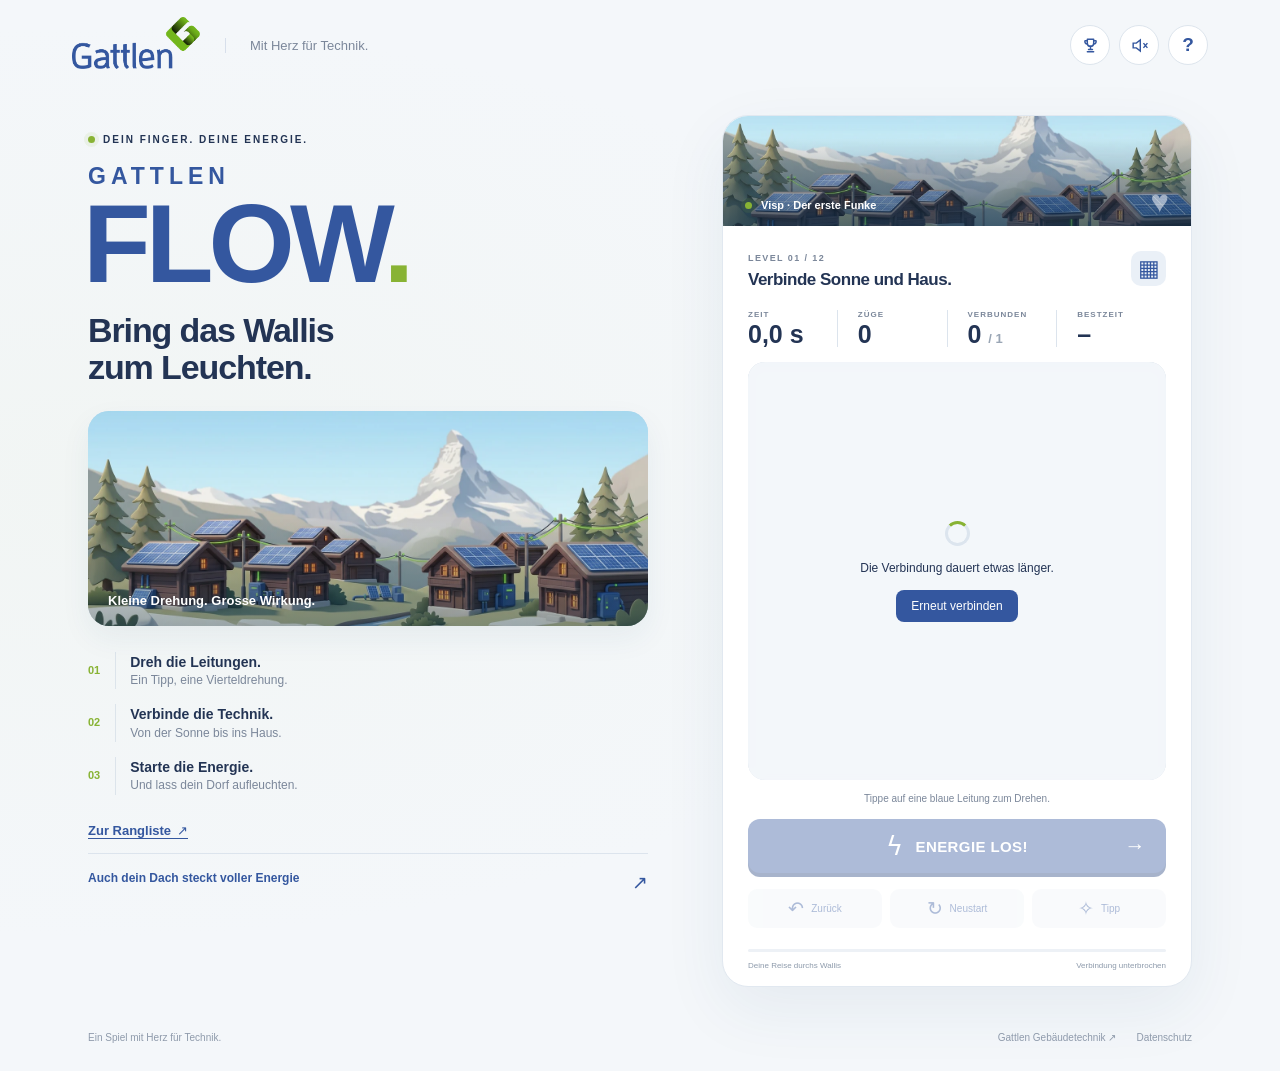
<file: index.html>
<!doctype html>
<html lang="de-CH">
<head>
<meta charset="utf-8"><meta name="viewport" content="width=device-width, initial-scale=1, viewport-fit=cover">
<title>Gattlen Flow</title>
<meta name="description" content="Bring das Wallis zum Leuchten: Verbinde Solar, Speicher und Gebäudetechnik im mobilen Puzzle Gattlen Flow. 12 Levels und eine Rangliste: Wer schafft es am schnellsten?">
<meta name="theme-color" content="#34579F"><meta name="robots" content="index,follow,max-image-preview:large">
<link rel="canonical" href="https://gattlen-flow.higgsfield.app">
<meta property="og:title" content="Gattlen Flow"><meta property="og:description" content="Dein Finger. Deine Energie. Bring das Wallis zum Leuchten und fordere deine Freunde heraus.">
<meta property="og:type" content="website"><meta property="og:locale" content="de_CH"><meta property="og:site_name" content="Gattlen Flow">
<meta property="og:url" content="https://gattlen-flow.higgsfield.app"><meta property="og:image" content="https://d2ol7oe51mr4n9.cloudfront.net/user_3JjDpOAFtnbtpW0lE7YJ0GDDCcc/3c02002b-294d-4700-851f-0b177a5d4313.png">
<meta name="twitter:card" content="summary_large_image"><meta name="twitter:image" content="https://d2ol7oe51mr4n9.cloudfront.net/user_3JjDpOAFtnbtpW0lE7YJ0GDDCcc/1ddcc6c5-9048-4fb6-923b-4f98db7cd8fd.png">
<link rel="icon" href="favicon.ico"><link rel="apple-touch-icon" href="apple-touch-icon.png"><link rel="manifest" href="site.webmanifest">
<link rel="preload" as="image" href="assets/panorama.webp"><link rel="stylesheet" href="style.css">
<script type="application/ld+json">{"@context":"https://schema.org","@type":"VideoGame","name":"Gattlen Flow","url":"https://gattlen-flow.higgsfield.app","description":"Ein mobiles Energie-Puzzle mit Gebäudetechnik aus dem Wallis.","inLanguage":"de-CH","gamePlatform":"Web browser","playMode":"SinglePlayer","genre":"Puzzle","isAccessibleForFree":true,"image":"https://d2ol7oe51mr4n9.cloudfront.net/user_3JjDpOAFtnbtpW0lE7YJ0GDDCcc/3c02002b-294d-4700-851f-0b177a5d4313.png"}</script>
</head>
<body>
<header class="topbar">
<a href="https://www.gattlen.ch/" target="_blank" rel="noopener" class="brand" aria-label="Gattlen Gebäudetechnik Website"><img src="assets/gattlen-logo.png" alt="Gattlen" width="128" height="54"></a>
<span class="brandline">Mit Herz für Technik.</span>
<div class="topactions"><button class="round" data-board aria-label="Rangliste" title="Rangliste"><svg viewBox="0 0 24 24" fill="none" stroke="currentColor" stroke-width="1.8" stroke-linecap="round" stroke-linejoin="round" aria-hidden="true"><path d="M8 4h8v5a4 4 0 0 1-8 0z"/><path d="M8 6H5a3 3 0 0 0 3 4M16 6h3a3 3 0 0 1-3 4M12 13v4M8 20h8M9.5 17h5"/></svg></button><button id="sound" class="round" aria-label="Ton einschalten" title="Ton einschalten"></button><button id="help" class="round" aria-label="Spielanleitung und Einstellungen" title="So funktioniert's">?</button></div>
</header>
<main class="layout">
<section class="intro" aria-labelledby="title">
<div class="eyebrow"><span></span> DEIN FINGER. DEINE ENERGIE.</div>
<h1 id="title">GATTLEN <em>FLOW<span class="flowdot">.</span></em></h1>
<p class="tagline">Bring das Wallis<br>zum Leuchten.</p>
<div class="world"><img src="assets/panorama.webp" alt="Illustriertes Walliser Dorf mit Solardächern vor den Bergen" width="1024" height="576"><span class="worldcaption">Kleine Drehung. Grosse Wirkung.</span></div>
<div class="instructions"><div><b>01</b><span><strong>Dreh die Leitungen.</strong> Ein Tipp, eine Vierteldrehung.</span></div><div><b>02</b><span><strong>Verbinde die Technik.</strong> Von der Sonne bis ins Haus.</span></div><div><b>03</b><span><strong>Starte die Energie.</strong> Und lass dein Dorf aufleuchten.</span></div></div>
<button class="boardlink" type="button" data-board>Zur Rangliste <span>↗</span></button><a class="solarlink" href="https://www.gattlen.ch/leistungen/solar" target="_blank" rel="noopener">Auch dein Dach steckt voller Energie <span>↗</span></a>
</section>
<section class="gamepanel" aria-label="Gattlen Flow Spielfeld">
<div class="scene"><img src="assets/panorama.webp" alt="" width="1024" height="576"><div class="sceneoverlay"></div><span class="scenechip"><span class="live-dot"></span><span id="location">Visp · Der erste Funke</span></span><span class="sceneheart" aria-hidden="true">♥</span></div>
<div class="gameinner">
<div class="levelrow"><div><span class="label" id="level-caption">LEVEL 01 / 12</span><h2 id="goal">Verbinde Sonne und Haus.</h2></div><button id="levels" class="mapbutton" aria-label="Level auswählen">▦</button></div>
<div class="stats"><div><span class="label">ZEIT</span><strong id="time">0,0 s</strong></div><div><span class="label">ZÜGE</span><strong id="moves">0</strong></div><div><span class="label">VERBUNDEN</span><strong id="connected">0 <small>/ 1</small></strong></div><div><span class="label">BESTZEIT</span><strong id="record">–</strong></div></div>
<p id="challenge-target" class="challenge-target" hidden></p>
<div class="boardwrap"><div id="board" class="board" role="group" aria-label="5 mal 5 Energienetz. Tippe eine blaue Leitung zum Drehen."></div><div class="boardloading" id="loading"><span class="loadingring"></span><span id="loading-text">Dein Energienetz wird geladen …</span><button id="reconnect" hidden>Erneut verbinden</button></div></div>
<div class="feedback" id="feedback" role="status" aria-live="polite">Tippe auf eine blaue Leitung zum Drehen.</div>
<button class="powerbutton" id="power" disabled><span class="powericon">ϟ</span> <span>ENERGIE LOS!</span><span class="arrow">→</span></button>
<div class="tools"><button id="undo" disabled>↶ <span>Zurück</span></button><button id="restart" disabled>↻ <span>Neustart</span></button><button id="hint" disabled>✧ <span>Tipp</span></button></div>
<div class="progressbar" aria-label="Fortschritt"><div id="progress"></div></div>
<div class="panelbottom"><span id="progress-text">Deine Reise durchs Wallis</span><span id="connection"><i></i> Verbinden …</span></div>
</div>
</section>
</main>
<footer><span>Ein Spiel mit Herz für Technik.</span><div><a href="https://www.gattlen.ch/" target="_blank" rel="noopener">Gattlen Gebäudetechnik ↗</a><a href="https://www.gattlen.ch/datenschutz" target="_blank" rel="noopener">Datenschutz</a></div></footer>
<dialog id="help-dialog"><button class="dialogclose" data-close aria-label="Schliessen">×</button><span class="dialogkicker">SO KOMMST DU IN DEN FLOW</span><h2>Eine Drehung<br>kann alles ändern.</h2><div class="helprules"><p><b>01</b><span>Tippe eine blaue Leitung. Sie dreht sich um 90°. Solardach und Häuser bleiben fest.</span></p><p><b>02</b><span>Verbinde alle Häuser und Technik-Bausteine mit der Sonne. Grüne Leitungen zeigen, wo schon Energie ankommt.</span></p><p><b>03</b><span>Schliesse alle offenen Enden im grünen Netz. Tippe dann auf «Energie los!».</span></p></div><p class="helpnote">Die Zeit läuft ab dem Start des Levels. Wer am schnellsten ist, steht zuoberst in der Rangliste. Wenige Züge bringen mehr Sterne. Ein Tipp richtet einen Baustein aus und kostet Punkte und 10 Sekunden. Zurück nimmt die letzte Drehung zurück; die Züge bleiben gezählt.</p><div class="settings"><label><input type="checkbox" id="reduced"> Weniger Bewegung</label><label><input type="checkbox" id="contrast"> Mehr Kontrast</label><label><input type="checkbox" id="large-text"> Grössere Schrift</label></div><p class="keyboardnote">Tastatur: Tab zum Baustein, Enter oder Leertaste zum Drehen.</p><button class="primary" data-close>Alles klar. Los geht's!</button></dialog>
<dialog id="levels-dialog"><button class="dialogclose" data-close aria-label="Schliessen">×</button><span class="dialogkicker">DEINE REISE DURCHS WALLIS</span><h2>Von einem Funken<br>zum ganzen Dorf.</h2><div id="level-grid" class="level-grid"></div></dialog>
<dialog id="win-dialog"><button class="dialogclose" data-close aria-label="Schliessen">×</button><div class="winbadge" aria-hidden="true">ϟ</div><span class="dialogkicker" id="win-kicker">MIT HERZ VERBUNDEN</span><h2 id="win-title">Das Wallis<br>leuchtet!</h2><div class="stars" id="stars" aria-label="Sterne"></div><p id="win-description"></p><div class="resultstats"><div><strong id="result-score">0</strong><span>PUNKTE</span></div><div><strong id="result-moves">0</strong><span>ZÜGE</span></div><div><strong id="result-time">–</strong><span>ZEIT</span></div></div><button class="primary" id="next">Nächstes Level →</button><button class="secondary boardbutton" id="win-board" type="button" data-board>Zeit in die Rangliste eintragen ↗</button><button class="secondary" id="share">Freunde herausfordern ↗</button><a class="winlink" href="https://www.gattlen.ch/leistungen/solar" target="_blank" rel="noopener">Jetzt dein echtes Dach entdecken ↗</a><p id="share-status" role="status"></p><input id="share-fallback" readonly hidden aria-label="Challenge-Link zum Kopieren"></dialog>
<dialog id="board-dialog" class="board-dialog" aria-labelledby="board-title"><button class="dialogclose" data-close aria-label="Schliessen">×</button><span class="dialogkicker">GATTLEN FLOW · WER IST AM SCHNELLSTEN?</span><h2 id="board-title">Rangliste.</h2><div id="board-score-box" class="board-score"><span id="board-score-label">DEINE ZEIT</span><strong id="board-score">0,0 s</strong><small id="board-score-moves"></small></div><div id="board-entry"><p>Trag dich ein und sieh, wo du stehst.</p><form id="board-form" class="board-form"><label for="board-name">Name</label><input id="board-name" name="name" type="text" autocomplete="nickname" maxlength="24" required><label for="board-email">E-Mail-Adresse</label><input id="board-email" name="email" type="email" autocomplete="email" maxlength="254" required><small>Deine E-Mail-Adresse wird nie angezeigt.</small><label class="board-consent"><input id="board-consent" type="checkbox" required><span>Ich bin einverstanden, dass Schnyder Werbung AG meinen Namen, meine E-Mail-Adresse und meine Zeiten für die Rangliste speichert. <a href="https://schnyder-werbung.ch/datenschutz" target="_blank" rel="noopener noreferrer">Datenschutz</a></span></label><button id="board-submit" class="primary" type="submit">Eintragen ↗</button></form><button id="board-view-only" class="board-view-only" type="button">Nur Rangliste ansehen ↗</button></div><div id="board-levels" class="board-levels" role="group" aria-label="Level wählen" hidden></div><div id="board-view" hidden><p id="board-level-title" class="board-level-title"></p><p id="board-rank" class="board-rank-note" hidden></p><ol id="board-list" class="board-list" aria-live="polite"></ol><p class="board-rule">Pro Level zählt deine schnellste Zeit. Jeder Tipp kostet 10 Sekunden. Bei gleicher Zeit gewinnt, wer weniger Züge braucht.</p></div><p id="board-message" class="board-message" role="status" hidden></p><button id="board-again" class="secondary" type="button">Weiterspielen →</button></dialog>
<div id="toast" role="status" aria-live="polite"></div>
<aside id="debug" hidden></aside><noscript><p>Bitte aktiviere JavaScript, um Gattlen Flow zu spielen.</p></noscript>
<script type="module" src="client.js"></script>
</body></html>
</file>
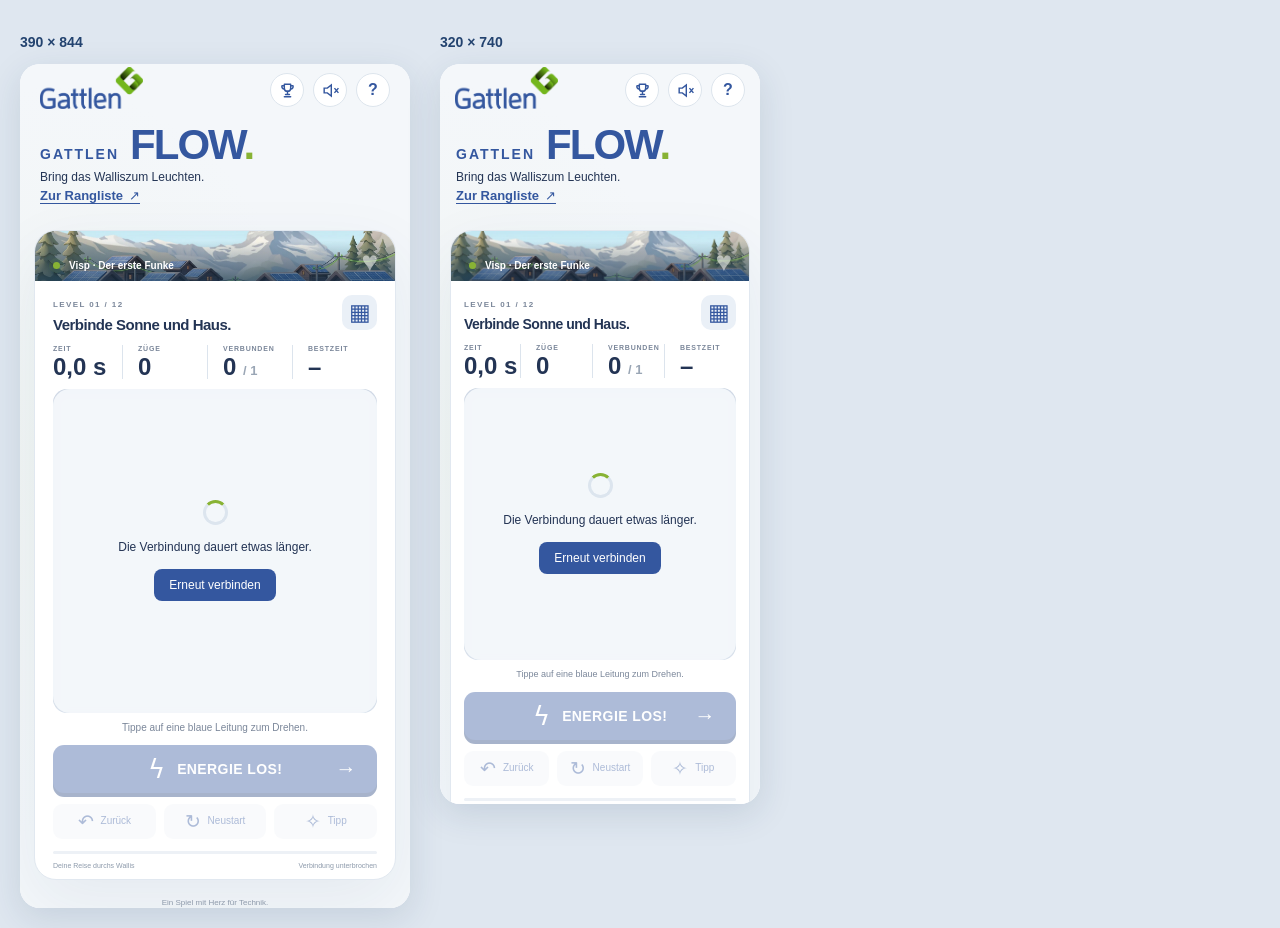
<file: responsive-check.html>
<!doctype html><html lang="de"><head><meta charset="utf-8"><meta name="robots" content="noindex,nofollow"><title>Gattlen Flow – Ansichtsprüfung</title><style>body{margin:0;padding:20px;background:#dfe7f0;font:14px Arial;color:#23436f}main{display:flex;gap:30px;align-items:flex-start}section>p{font-weight:bold}iframe{display:block;border:0;background:#fff;border-radius:20px;box-shadow:0 10px 35px #18375920}</style></head><body><main><section><p>390 × 844</p><iframe title="Smartphone 390 Pixel" src="/?room=flow-responsive-review" width="390" height="844"></iframe></section><section><p>320 × 740</p><iframe title="Smartphone 320 Pixel" src="/?room=flow-responsive-review" width="320" height="740"></iframe></section></main></body></html>
</file>
<file: style.css>
:root{--blue:#34579f;--deep:#193968;--green:#88b334;--ink:#233454;--paper:#fbfbfb;--muted:#7b879a;--soft:#eaf0f7;--line:#dce4ed;--shadow:0 22px 65px #23457812;font-family:"Trebuchet MS","Avenir Next",Arial,sans-serif;color:var(--ink);background:#f4f7fa;font-synthesis:none}*{box-sizing:border-box}body{margin:0;background:radial-gradient(ellipse at 8% 45%,#e6edd830,transparent 55%),#f4f7fa}button,a,input{-webkit-tap-highlight-color:transparent}button,input{font:inherit}button{cursor:pointer}button:disabled{cursor:default}a{color:inherit;text-decoration:none}button:focus-visible,a:focus-visible,input:focus-visible{outline:3px solid #548ad2;outline-offset:4px}button{touch-action:manipulation}button:disabled:not(.tile){opacity:.4}button{border:0}dialog{border:0;border-radius:25px;padding:36px;max-width:450px;width:calc(100% - 30px);color:var(--ink);box-shadow:0 30px 100px #162a5544}dialog::backdrop{background:#1830588c;backdrop-filter:blur(6px)}dialog h2{font-size:31px;line-height:1.08;margin:12px 0 22px;letter-spacing:-1px}.topbar{height:90px;max-width:1200px;margin:auto;display:flex;align-items:center;gap:25px;padding:0 32px}.brand img{width:128px;height:54px;object-fit:contain}.brandline{font-size:13px;color:var(--muted);border-left:1px solid #d7dfeb;padding-left:24px}.topactions{margin-left:auto;display:flex;gap:9px}.round{height:40px;width:40px;display:grid;place-items:center;border:1px solid #dde5ed;background:#fff;border-radius:50%;font-size:19px;font-weight:700;color:var(--blue)}.round svg{width:19px;height:19px}.layout{max-width:1160px;margin:25px auto 45px;padding:0 28px;display:grid;grid-template-columns:1fr 470px;gap:74px;align-items:start}.intro{padding-top:19px}.eyebrow{font-size:10px;letter-spacing:2px;font-weight:800;display:flex;align-items:center;gap:8px;margin-bottom:20px}.eyebrow>span,.live-dot{display:inline-block;width:7px;height:7px;border-radius:50%;background:var(--green);box-shadow:0 0 0 4px #88b33418}.intro h1{font-size:23px;letter-spacing:5px;line-height:1;margin:0;color:var(--blue)}.intro h1 em{font-size:111px;font-weight:900;letter-spacing:-5px;line-height:1.02;display:block;font-style:normal;margin-left:-5px}.flowdot{color:var(--green)}.tagline{font-size:34px;font-weight:700;line-height:1.08;letter-spacing:-1.1px;margin:11px 0 25px}.world{height:215px;border-radius:21px;overflow:hidden;position:relative;background:#c4dcec;box-shadow:0 12px 30px #224e7510}.world img{width:100%;height:100%;object-fit:cover;object-position:center 65%}.world:after{content:"";position:absolute;inset:50% 0 0;background:linear-gradient(transparent,#12395665)}.worldcaption{position:absolute;bottom:18px;left:20px;color:white;font-size:13px;font-weight:bold;z-index:1}.instructions{display:grid;gap:15px;margin:26px 0}.instructions>div{display:flex;align-items:center;gap:14px;font-size:12px;line-height:1.45;color:var(--muted)}.instructions strong{display:block;color:var(--ink);font-size:14px}.instructions b{font-size:11px;color:var(--green);align-self:stretch;display:flex;align-items:center;border-right:1px solid #dce4eb;padding-right:15px}.solarlink{font-size:12px;font-weight:bold;color:var(--blue);display:flex;justify-content:space-between;padding:17px 0;border-top:1px solid var(--line)}.solarlink span{font-size:19px}.gamepanel{background:white;border-radius:26px;overflow:hidden;box-shadow:var(--shadow);border:1px solid #e1e8f0}.modebar{display:flex;padding:7px;gap:5px;background:#fff}.mode{flex:1;padding:12px 5px;border-radius:16px;background:transparent;color:var(--muted);font-size:13px;font-weight:bold}.mode span{display:block;font-size:9px;font-weight:normal;letter-spacing:.2px;margin-top:4px}.mode.active{background:var(--blue);color:white}.scene{height:110px;overflow:hidden;position:relative}.scene>img{width:100%;height:100%;object-fit:cover;object-position:center 57%}.sceneoverlay{position:absolute;inset:0;background:linear-gradient(transparent 20%,#143654a1)}.scenechip{position:absolute;left:22px;bottom:15px;color:white;font-size:11px;font-weight:bold;display:flex;gap:9px;align-items:center}.sceneheart{position:absolute;right:22px;bottom:9px;color:#fff8;font-size:31px;line-height:1}.gameinner{padding:21px 25px 16px}.levelrow{display:flex;justify-content:space-between;align-items:center}.label{font-size:9px;color:var(--muted);letter-spacing:1.4px;font-weight:bold}.levelrow h2{font-size:17px;margin:5px 0 0;letter-spacing:-.5px}.mapbutton{background:var(--soft);width:35px;height:35px;border-radius:10px;color:var(--blue);font-size:23px}.stats{display:flex;margin:20px 0 15px}.stats>div{flex:1;border-right:1px solid var(--line);padding-left:20px}.stats>div:first-child{padding-left:0}.stats>div:last-child{border:0}.stats .label{display:block;font-size:8px;letter-spacing:1px}.stats strong{display:block;font-size:25px;margin-top:3px;line-height:1}.stats small{font-size:13px;color:#9aa6b5}.boardwrap{position:relative}.board{display:grid;grid-template-columns:repeat(5,1fr);gap:5px;aspect-ratio:1;background:#e0e8f1;padding:7px;border-radius:17px;box-shadow:inset 0 2px 5px #233b6620}.tile{position:relative;min-width:0;padding:0;border-radius:9px;background:linear-gradient(145deg,#fcfdfd,#eaf0f7);box-shadow:0 2px 0 #bbc9d8,0 4px 5px #1e3f6520;isolation:isolate;overflow:hidden;transition:background .2s,box-shadow .2s,transform .15s}.tile:enabled:active{transform:scale(.94)}.tile:enabled:hover{background:#fff}.tile svg{display:block;position:absolute;width:100%;height:100%;inset:0;overflow:visible}.pipe-shadow{stroke:#1b376252;stroke-width:20;fill:none;stroke-linejoin:round}.pipe-base{stroke:#34579f;stroke-width:16;fill:none;stroke-linejoin:round}.pipe-gloss{stroke:#8ba9d8;stroke-width:6;fill:none;stroke-linejoin:round;opacity:.8}.tile.lit{background:linear-gradient(140deg,#fbfff5,#e8f2d4);box-shadow:0 2px 0 #bacfa0,0 0 12px #88b33418}.tile.lit .pipe-base{stroke:#7fae2c}.tile.lit .pipe-gloss{stroke:#d2ef92}.flowline{fill:none;stroke:#edffcc;stroke-width:3;stroke-dasharray:4 22;animation:flow 1.8s linear infinite;stroke-linecap:round}.tile .joint{position:absolute;width:12%;height:12%;border-radius:50%;background:#527db7;left:44%;top:44%;box-shadow:inset 0 1px 2px #fff7}.tile.lit .joint{background:#a2cd52}.tile .art{position:absolute;width:75%;height:75%;left:12.5%;top:12.5%;object-fit:contain;z-index:2;filter:drop-shadow(0 3px 2px #25436a22);pointer-events:none}.tile.solar{background:#fff7d5;box-shadow:0 2px 0 #d4c787}.tile.house{background:#edf0f3}.tile.tree{background:#e3ebe4;box-shadow:0 2px 0 #c4d0c4}.tile.tree .art{opacity:.8;width:65%;height:65%;left:17.5%;top:17.5%}.tile.target .art{width:71%;height:71%;left:14.5%;top:14.5%}.tile.target.lit{background:#f2fadd}.tile.lit.house .art{filter:drop-shadow(0 0 8px #ffdc7b9e)}.tile.bad{box-shadow:inset 0 0 0 2px #e1a277,0 2px 0 #bdc9d8}.tile.hinted{outline:3px solid var(--green);outline-offset:-3px}.tile.selected{outline:3px solid #527ed1;outline-offset:-3px}.fixedmark{position:absolute;bottom:4px;right:4px;font-size:8px;color:#7d8ca0;z-index:3;line-height:1}.tile.lit .fixedmark{color:#507e19}.boardloading{position:absolute;inset:0;background:#f5f8fbeb;backdrop-filter:blur(3px);display:flex;flex-direction:column;align-items:center;justify-content:center;gap:15px;border-radius:17px;font-size:12px;text-align:center}.boardloading[hidden]{display:none}.loadingring{width:25px;height:25px;border:3px solid #dce5ee;border-top-color:var(--green);border-radius:50%;animation:spin 1s linear infinite}.boardloading button{padding:9px 15px;background:var(--blue);color:white;border-radius:8px}.feedback{min-height:39px;padding:12px 0 9px;font-size:10px;text-align:center;line-height:1.4;color:var(--muted)}.feedback.readyflow{color:#5c8b18;font-weight:bold}.feedback.error{color:#ae6b37}.powerbutton,.primary{position:relative;display:flex;align-items:center;justify-content:center;gap:12px;width:100%;min-height:52px;padding:14px 20px;background:var(--blue);color:white;border-radius:12px;font-size:15px;font-weight:800;letter-spacing:.4px;box-shadow:0 4px 0 #25447f;transition:transform .15s,background .2s}.powerbutton:active,.primary:active{transform:translateY(2px)}.powerbutton.ready{background:var(--green);box-shadow:0 4px 0 #6b9027}.powericon{font-size:26px;line-height:1}.powerbutton .arrow{position:absolute;right:20px;font-size:21px}.tools{display:flex;justify-content:space-between;gap:8px;margin-top:16px}.tools button{background:#f1f4f8;border-radius:9px;padding:10px 4px;flex:1;color:var(--blue);font-size:19px;line-height:1;display:flex;align-items:center;justify-content:center;gap:7px}.tools span{font-size:10px}.progressbar{height:3px;margin-top:21px;background:#edf1f6;border-radius:3px;overflow:hidden}.progressbar>div{height:100%;width:0;background:var(--green);transition:width .4s}.panelbottom{font-size:8px;color:#8d9aab;display:flex;justify-content:space-between;align-items:center;margin-top:9px;gap:8px}#connection{display:flex;gap:4px;align-items:center}#connection i{height:4px;width:4px;border-radius:50%;background:#98a8ba}#connection.live i{background:var(--green)}footer{max-width:1160px;margin:0 auto;padding:0 28px 28px;display:flex;justify-content:space-between;font-size:10px;color:#8e9aab}footer>div{display:flex;gap:20px}.dialogclose{position:absolute;right:15px;top:15px;background:#edf1f6;border-radius:50%;height:30px;width:30px;font-size:22px;color:var(--muted)}.dialogkicker{font-size:9px;font-weight:bold;letter-spacing:1.6px;color:var(--green)}.helprules p{display:flex;gap:15px;font-size:13px;line-height:1.55}.helprules b{color:var(--green)}.helpnote,.keyboardnote{font-size:11px;line-height:1.5;color:var(--muted)}.settings{display:grid;gap:11px;margin:20px 0;border-top:1px solid var(--line);padding-top:18px}.settings label{font-size:12px;display:flex;align-items:center;gap:8px}.settings input{accent-color:var(--blue)}.level-grid{display:grid;grid-template-columns:repeat(4,1fr);gap:10px}.level-grid button{background:#eaf0f7;color:var(--blue);border-radius:12px;aspect-ratio:1;display:flex;flex-direction:column;justify-content:center;align-items:center;font-size:24px;font-weight:bold;gap:4px}.level-grid button:disabled{background:#f1f3f6;color:#b3bdca;opacity:1}.level-grid button.current{background:var(--blue);color:white}.level-grid small{font-size:10px;letter-spacing:1px;color:var(--green)}#win-dialog{text-align:center;padding-top:30px}.winbadge{height:60px;width:60px;background:#edf5dc;color:var(--green);border-radius:18px;margin:0 auto 18px;font-size:48px;line-height:1.2}#win-dialog h2{font-size:40px}.stars{font-size:34px;letter-spacing:7px;color:#88b334}.stars .empty{color:#dce4eb}#win-description{font-size:12px;line-height:1.5;color:var(--muted)}.resultstats{display:flex;justify-content:center;margin:25px 0;gap:40px}.resultstats>div{display:flex;flex-direction:column;gap:5px}.resultstats strong{font-size:34px;color:var(--blue)}.resultstats span{font-size:9px;letter-spacing:1px;color:var(--muted)}.secondary{display:block;width:100%;background:#edf2f8;color:var(--blue);border-radius:12px;padding:14px;margin:15px 0 18px;font-weight:bold;font-size:13px}.winlink{font-size:11px;font-weight:bold;color:var(--blue)}#share-status{font-size:11px;min-height:15px;color:#65942b}#share-fallback{width:100%;font-size:11px;border:1px solid var(--line);padding:8px;border-radius:6px}.challenge-target{font-size:11px;padding:8px 10px;border-radius:7px;background:#edf5df;color:#527b20}.energizing .board{box-shadow:0 0 0 3px #88b33488,0 0 35px #88b3344a}.energizing .sceneheart{color:var(--green);animation:heart .7s 3}.energizing .board .lit{animation:powerup .8s ease both}.energizing .scene>img{filter:saturate(1.15) brightness(1.07)}#toast{position:fixed;bottom:25px;left:50%;transform:translate(-50%,10px);background:var(--deep);color:white;border-radius:25px;font-size:12px;padding:12px 22px;opacity:0;pointer-events:none;transition:.2s;z-index:100}#toast.show{opacity:1;transform:translate(-50%,0)}#debug{position:fixed;bottom:4px;left:4px;background:#08213a;color:#a6d96c;font:11px monospace;padding:7px;z-index:200}.contrast{--muted:#53647a;--blue:#28498d}.contrast .tile{outline:1px solid #74859a}.large-text{font-size:18px}.large-text .feedback,.large-text .helpnote,.large-text .instructions>div{font-size:13px}.reduce-motion *, .reduce-motion *:before,.reduce-motion *:after{animation:none!important;transition:none!important}@keyframes flow{to{stroke-dashoffset:-52}}@keyframes spin{to{transform:rotate(360deg)}}@keyframes heart{50%{transform:scale(1.25)}}@keyframes powerup{50%{filter:brightness(1.18)}}@media(prefers-reduced-motion:reduce){*{animation:none!important;transition:none!important}}@media(min-width:1450px){.layout{margin-top:60px}}@media(max-width:1000px){.layout{gap:35px;grid-template-columns:1fr 440px}.intro h1 em{font-size:90px}.tagline{font-size:30px}.world{height:180px}}@media(max-width:800px){.topbar{height:65px;padding:0 20px}.brand img{width:103px;height:45px}.brandline{font-size:10px;padding-left:15px}.round{width:34px;height:34px;font-size:16px}.layout{display:block;max-width:500px;padding:0 14px;margin:12px auto 22px}.intro{padding:0 6px 17px;position:relative}.eyebrow{font-size:8px;letter-spacing:1.3px;margin-bottom:9px}.intro h1{font-size:14px;letter-spacing:2px;display:flex;align-items:baseline;gap:11px}.intro h1 em{display:inline;font-size:46px;line-height:1;letter-spacing:-2px;margin:0}.tagline{font-size:13px;line-height:1.3;margin:6px 0 0;letter-spacing:0;font-weight:normal}.tagline br{display:none}.intro .world,.instructions,.solarlink{display:none}.gamepanel{border-radius:22px}.mode{padding:9px 3px;font-size:12px;border-radius:14px}.mode span{font-size:8px;margin-top:2px}.modebar{padding:6px}.scene{height:83px}.scenechip{font-size:10px;left:18px;bottom:11px}.sceneheart{bottom:5px;right:17px;font-size:28px}.gameinner{padding:16px 18px 12px}.levelrow h2{font-size:15px}.label{font-size:8px}.stats{margin:15px 0 13px}.stats strong{font-size:24px}.stats>div{padding-left:15px}.stats .label{font-size:7px;letter-spacing:.8px}.board{gap:4px;padding:6px;border-radius:14px}.tile{border-radius:7px}.feedback{font-size:10px;min-height:36px;padding:10px 0 8px}.powerbutton{min-height:48px;font-size:14px;border-radius:11px}.tools{margin-top:13px}.tools button{padding:9px 3px}.tools span{font-size:10px}.progressbar{margin-top:15px}.panelbottom{font-size:7px}footer{font-size:8px;padding:0 20px 22px;display:block;text-align:center}footer>div{justify-content:center;margin-top:9px;gap:18px}.brandline{display:none}dialog{padding:30px 25px}.fixedmark{font-size:7px;bottom:3px;right:3px}}@media(max-width:360px){.scene{height:65px}.gameinner{padding:13px}.mode{font-size:11px}.levelrow h2{font-size:14px}.feedback{font-size:9px}.topbar{padding:0 15px}.intro h1 em{font-size:40px}.layout{padding:0 10px}.tile .art{width:79%;height:79%;left:10.5%;top:10.5%}}
@media(max-width:800px){.topbar{height:52px}.layout{margin-top:8px;margin-bottom:18px}.intro{padding-bottom:12px}.intro .eyebrow{display:none}.intro h1 em{font-size:42px}.tagline{margin-top:4px;font-size:12px}.scene{height:50px}.scenechip{bottom:10px}.gameinner{padding-top:12px;padding-bottom:10px}.stats{margin-top:12px;margin-bottom:10px}.feedback{min-height:32px;padding-top:8px;padding-bottom:7px}.powerbutton{min-height:44px;padding-top:11px;padding-bottom:11px}.tools{margin-top:11px}.tools button{padding-top:8px;padding-bottom:8px}.progressbar{margin-top:12px}.panelbottom{margin-top:8px}}

/* Rangliste */
.boardlink{display:inline-flex;gap:6px;background:none;padding:0;margin:0 0 14px;font-size:13px;font-weight:800;color:var(--blue);border-bottom:1px solid currentColor}
.boardbutton{margin:12px 0 0!important}.boardbutton+.secondary{margin-top:10px}.boardbutton[hidden]{display:none}
.stats>div{min-width:0}.stats strong{white-space:nowrap;font-variant-numeric:tabular-nums}
.board-dialog{max-height:calc(100dvh - 30px);overflow:auto}
.board-dialog h2{margin-bottom:14px}
.board-score{display:flex;flex-direction:column;align-items:center;background:var(--soft);border-radius:16px;padding:12px 16px;margin:0 0 10px}.board-score[hidden]{display:none}
.board-score span{font-size:9px;font-weight:800;letter-spacing:1.6px;color:var(--muted)}
.board-score strong{color:var(--blue);font-size:42px;line-height:1.05;font-weight:900;letter-spacing:-1.5px;font-variant-numeric:tabular-nums}
.board-score small{font-size:12px;font-weight:700;color:var(--green)}
.board-rule{font-size:11px;color:var(--muted);line-height:1.45;margin:12px 0 0}
#board-entry{display:flex;flex-direction:column}#board-entry>p{font-size:14px;margin:8px 0 0}#board-entry[hidden],#board-view[hidden],.board-levels[hidden],.board-message[hidden]{display:none}
.board-form{display:flex;flex-direction:column;text-align:left}
.board-form label{font-size:12px;font-weight:800;margin:14px 0 6px}
.board-form input[type=text],.board-form input[type=email]{width:100%;background:#fff;color:var(--ink);border:1px solid #c9d4e1;border-radius:12px;padding:13px 14px;font-size:16px}
.board-form input[type=text]:focus-visible,.board-form input[type=email]:focus-visible{outline:3px solid #548ad2;outline-offset:1px;border-color:var(--blue)}
.board-form small{font-size:11px;color:var(--muted);margin-top:6px}
.board-form .board-consent{display:flex;gap:11px;align-items:flex-start;font-weight:500;font-size:11px;line-height:1.55;color:var(--muted);margin:18px 0 16px}
.board-consent a{color:var(--blue);text-decoration:underline}
.board-consent input{flex:0 0 19px;width:19px;height:19px;margin:1px 0 0;accent-color:var(--blue)}
.board-form .primary:disabled{opacity:.6}
.board-view-only{margin:16px auto 0;background:none;font-size:12px;font-weight:800;color:var(--blue)}
.board-levels{display:grid;grid-template-columns:repeat(6,1fr);gap:6px;margin:4px 0 14px}
.board-levels button{background:#edf2f8;color:var(--blue);border-radius:10px;padding:8px 0;font-size:13px;font-weight:800;font-variant-numeric:tabular-nums}
.board-levels button[aria-pressed=true]{background:var(--blue);color:#fff}
.board-level-title{font-size:10px;font-weight:800;letter-spacing:1.4px;color:var(--green);margin:0 0 4px}
.board-rank-note{font-weight:800;color:var(--ink);margin:6px 0 10px}
.board-list{list-style:none;margin:8px 0 0;padding:0;border-top:1px solid var(--line);text-align:left}
.board-list li{display:grid;grid-template-columns:30px 1fr auto auto;gap:10px;align-items:center;padding:11px 8px;border-bottom:1px solid var(--line);font-size:14px}
.board-list li.mine{background:#88b3341f;outline:1px solid #88b33499;outline-offset:-1px;border-radius:8px}
.board-rank{color:var(--muted);font-weight:900;font-variant-numeric:tabular-nums}
.board-list li:nth-child(-n+3):not(.board-gap) .board-rank{color:var(--green)}
.board-name{overflow:hidden;text-overflow:ellipsis;white-space:nowrap}
.board-name small{color:var(--green);font-size:9px;font-weight:900;letter-spacing:1px}
.board-moves{font-size:11px;color:var(--muted);white-space:nowrap}
.board-list strong{font-weight:900;color:var(--blue);font-variant-numeric:tabular-nums;min-width:62px;text-align:right}
.board-list li.board-gap{display:block;text-align:center;color:var(--muted);padding:4px}
.board-message{font-size:13px;color:var(--muted);margin:12px 0 0}
#board-again{margin-bottom:0}
@media(max-width:760px){.board-score strong{font-size:36px}.board-list li{grid-template-columns:26px 1fr auto auto;gap:8px;padding:10px 4px;font-size:13px}.resultstats{gap:26px}}
</file>
